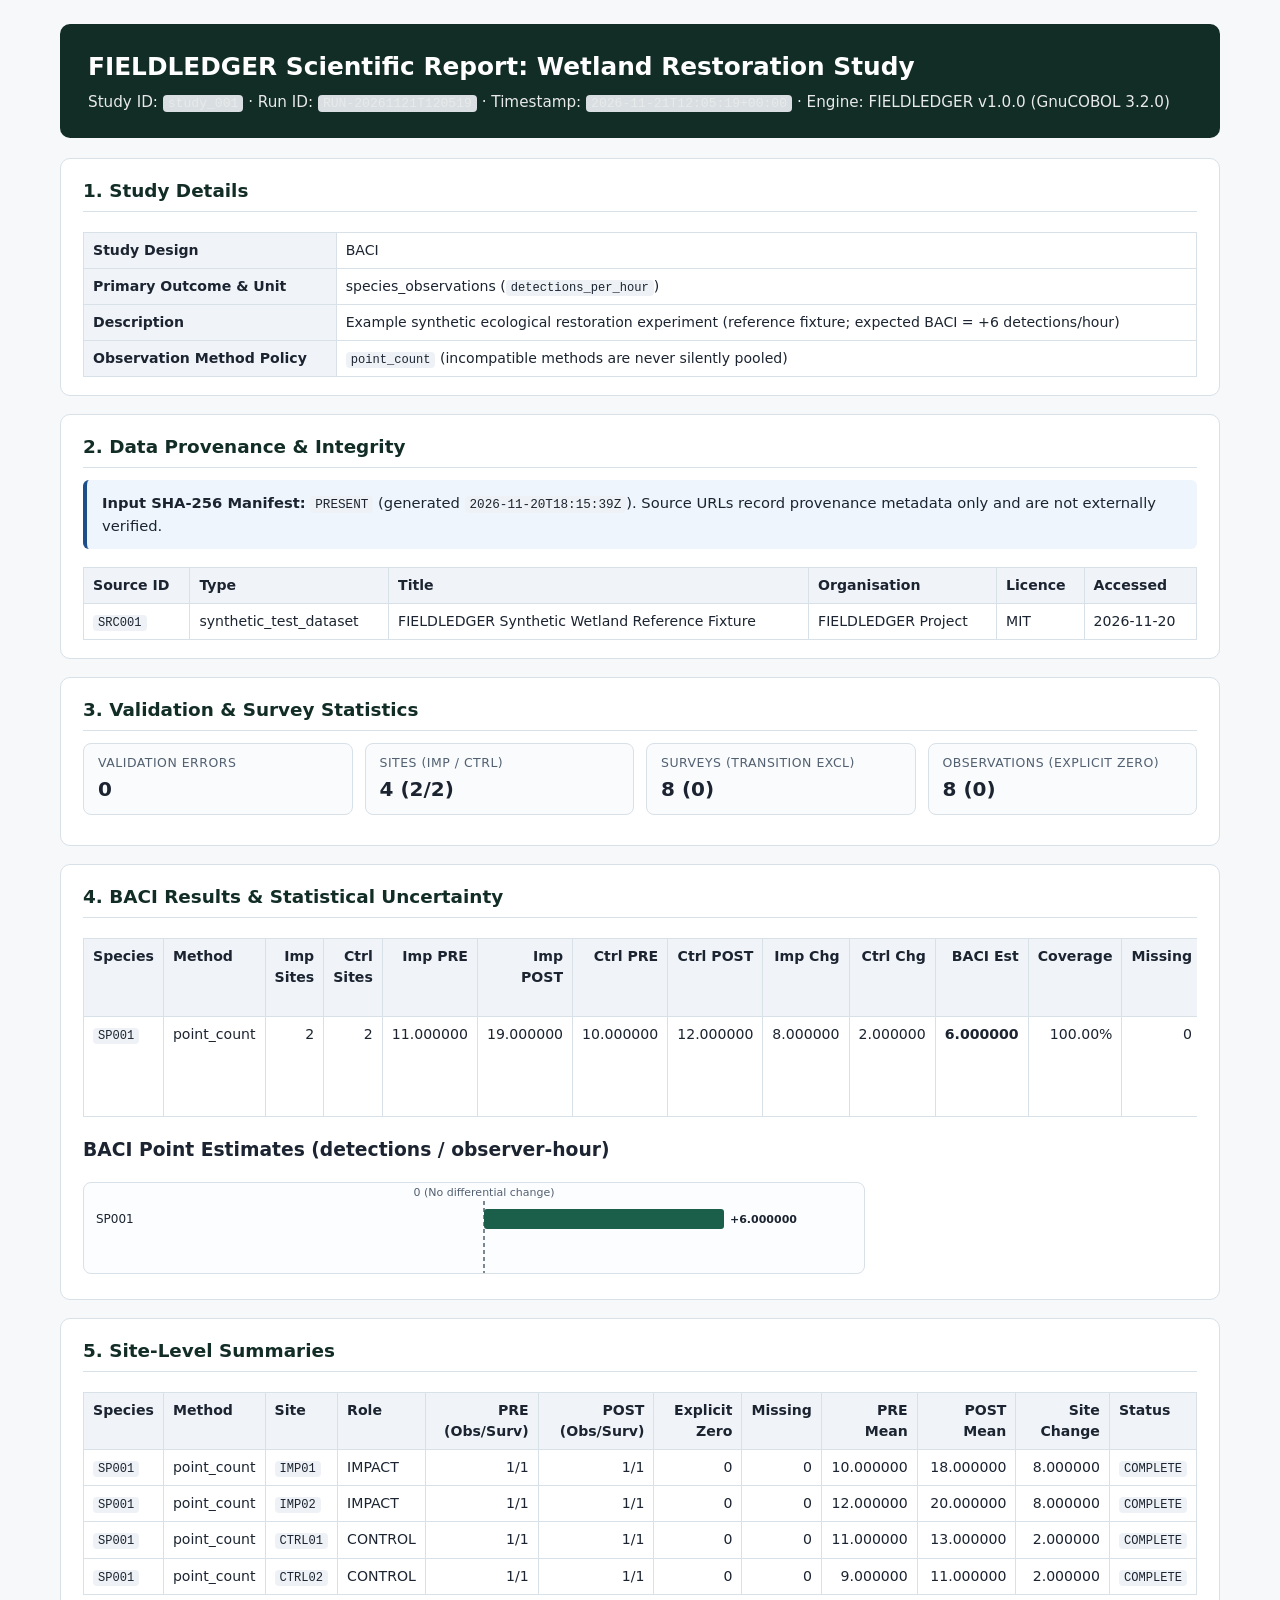
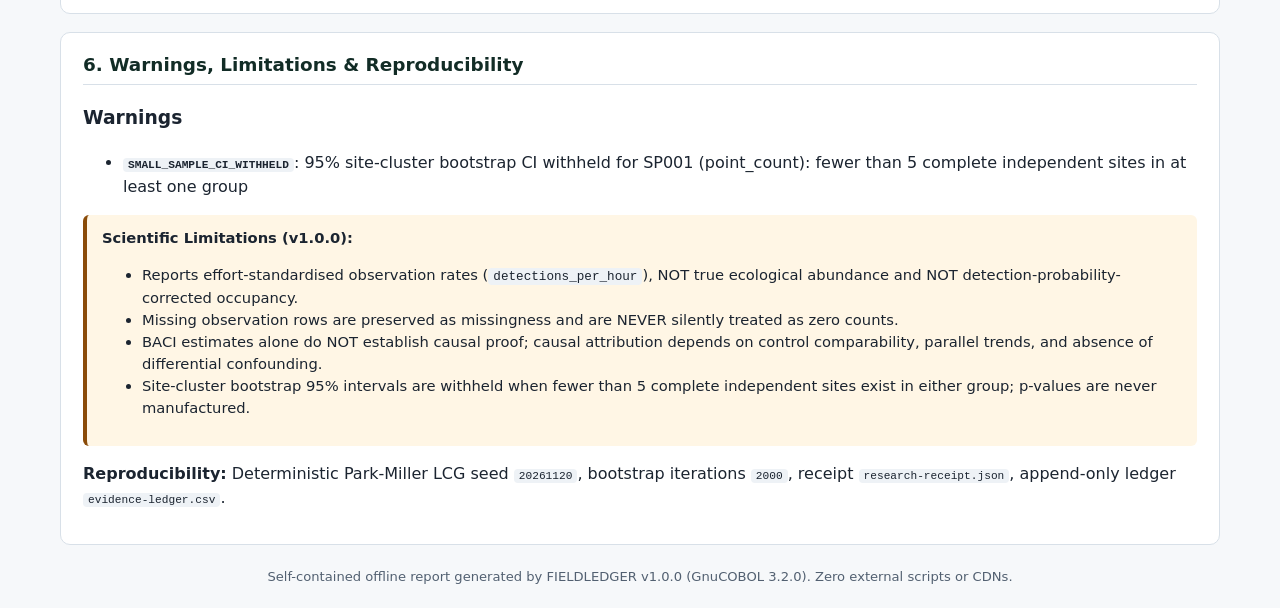
<file: output/wetland-demo/report.html>
<!DOCTYPE html>
<html lang="en">
<head>
  <meta charset="UTF-8">
  <meta name="viewport" content="width=device-width, initial-scale=1.0">
  <title>FIELDLEDGER Report - Wetland Restoration Study</title>
  <style>
    :root{--bg:#f6f8fa;--card:#ffffff;--ink:#1b2430;--muted:#526071;--line:#d8e0e8;--accent:#1b5e4a;--warn:#8a4b08;--warnbg:#fff6e5;--info:#1d4e89;--infobg:#eef5fc;--neg:#9e2a2b;}
    body{font-family:system-ui,-apple-system,Segoe UI,Roboto,sans-serif;background:var(--bg);color:var(--ink);margin:0;padding:24px;line-height:1.5;}
    .wrap{max-width:1160px;margin:0 auto;}
    header{background:#122c26;color:#fff;padding:24px 28px;border-radius:10px;margin-bottom:20px;}
    header h1{margin:0 0 6px 0;font-size:1.55rem;}
    header p{margin:0;opacity:0.9;font-size:0.95rem;}
    .card{background:var(--card);border:1px solid var(--line);border-radius:10px;padding:18px 22px;margin-bottom:18px;}
    h2{margin:0 0 12px 0;font-size:1.15rem;color:#122c26;border-bottom:1px solid var(--line);padding-bottom:6px;}
    .grid{display:grid;grid-template-columns:repeat(auto-fit,minmax(190px,1fr));gap:12px;margin-bottom:12px;}
    .kpi{background:#f9fbfc;border:1px solid var(--line);border-radius:8px;padding:10px 14px;}
    .kpi .lbl{font-size:0.78rem;color:var(--muted);text-transform:uppercase;letter-spacing:0.04em;}
    .kpi .val{font-size:1.25rem;font-weight:700;margin-top:2px;}
    table{width:100%;border-collapse:collapse;font-size:0.88rem;margin-top:8px;}
    th,td{border:1px solid var(--line);padding:7px 9px;text-align:left;vertical-align:top;}
    th{background:#f0f4f8;font-weight:600;}
    td.num,th.num{text-align:right;font-variant-numeric:tabular-nums;}
    .badge{display:inline-block;padding:2px 7px;border-radius:4px;font-size:0.76rem;font-weight:600;}
    .b-ok{background:#e6f4ea;color:#1b5e4a;}
    .b-warn{background:var(--warnbg);color:var(--warn);}
    .callout{border-left:4px solid var(--warn);background:var(--warnbg);padding:12px 15px;border-radius:6px;margin:10px 0;font-size:0.92rem;}
    .callout-info{border-left:4px solid var(--info);background:var(--infobg);padding:12px 15px;border-radius:6px;margin:10px 0;font-size:0.92rem;}
    code{background:#eef2f6;padding:1px 5px;border-radius:4px;font-size:0.86em;}
    .tbl-wrap{overflow-x:auto;}
    footer{color:var(--muted);font-size:0.82rem;text-align:center;margin-top:22px;}
  </style>
</head>
<body><div class="wrap">
<header>
  <h1>FIELDLEDGER Scientific Report: Wetland Restoration Study</h1>
  <p>Study ID: <code>study_001</code> &middot; Run ID: <code>RUN-20261121T120519</code> &middot; Timestamp: <code>2026-11-21T12:05:19+00:00</code> &middot; Engine: FIELDLEDGER v1.0.0 (GnuCOBOL 3.2.0)</p>
</header>
<section class="card"><h2>1. Study Details</h2>
<div class="tbl-wrap"><table><tbody>
<tr><th>Study Design</th><td>BACI</td></tr>
<tr><th>Primary Outcome &amp; Unit</th><td>species_observations (<code>detections_per_hour</code>)</td></tr>
<tr><th>Description</th><td>Example synthetic ecological restoration experiment (reference fixture; expected BACI = +6 detections/hour)</td></tr>
<tr><th>Observation Method Policy</th><td><code>point_count</code> (incompatible methods are never silently pooled)</td></tr>
</tbody></table></div></section>
<section class="card"><h2>2. Data Provenance &amp; Integrity</h2>
<div class="callout-info"><strong>Input SHA-256 Manifest:</strong> <code>PRESENT</code> (generated <code>2026-11-20T18:15:39Z</code>). Source URLs record provenance metadata only and are not externally verified.</div>
<div class="tbl-wrap"><table><thead><tr><th>Source ID</th><th>Type</th><th>Title</th><th>Organisation</th><th>Licence</th><th>Accessed</th></tr></thead><tbody>
<tr><td><code>SRC001</code></td><td>synthetic_test_dataset</td><td>FIELDLEDGER Synthetic Wetland Reference Fixture</td><td>FIELDLEDGER Project</td><td>MIT</td><td>2026-11-20</td></tr>
</tbody></table></div>
</section>
<section class="card"><h2>3. Validation &amp; Survey Statistics</h2>
<div class="grid">
<div class="kpi"><div class="lbl">Validation Errors</div><div class="val">0</div></div>
<div class="kpi"><div class="lbl">Sites (Imp / Ctrl)</div><div class="val">4 (2/2)</div></div>
<div class="kpi"><div class="lbl">Surveys (Transition Excl)</div><div class="val">8 (0)</div></div>
<div class="kpi"><div class="lbl">Observations (Explicit Zero)</div><div class="val">8 (0)</div></div>
</div></section>
<section class="card"><h2>4. BACI Results &amp; Statistical Uncertainty</h2>
<div class="tbl-wrap"><table><thead><tr>
<th>Species</th><th>Method</th><th class="num">Imp Sites</th><th class="num">Ctrl Sites</th><th class="num">Imp PRE</th><th class="num">Imp POST</th><th class="num">Ctrl PRE</th><th class="num">Ctrl POST</th><th class="num">Imp Chg</th><th class="num">Ctrl Chg</th><th class="num">BACI Est</th><th class="num">Coverage</th><th class="num">Missing</th><th>95% Bootstrap CI</th><th>LOSO Sensitivity</th>
</tr></thead><tbody>
<tr><td><code>SP001</code></td><td>point_count</td><td class="num">2</td><td class="num">2</td>
<td class="num">11.000000</td><td class="num">19.000000</td><td class="num">10.000000</td><td class="num">12.000000</td><td class="num">8.000000</td><td class="num">2.000000</td><td class="num"><strong>6.000000</strong></td>
<td class="num">100.00%</td><td class="num">0</td><td><span class="badge b-warn">WITHHELD</span></td><td>[6.000000, 6.000000] (infl: <code>IMP01</code>)</td></tr>
</tbody></table></div>
<h3>BACI Point Estimates (detections / observer-hour)</h3>
<svg width="780" height="90" viewBox="0 0 780 90" role="img" aria-label="BACI estimates bar chart" style="max-width:100%;height:auto;background:#fcfdff;border:1px solid #d8e0e8;border-radius:8px;">
  <line x1="400" y1="18" x2="400" y2="90" stroke="#526071" stroke-width="1.5" stroke-dasharray="4,3"/>
  <text x="400" y="13" text-anchor="middle" font-size="11" fill="#526071">0 (No differential change)</text>
  <text x="12" y="40" font-size="12" fill="#1b2430">SP001</text>
  <rect x="400" y="26" width="240" height="20" rx="3" fill="#1b5e4a"/>
  <text x="646" y="40" font-size="11" font-weight="600" fill="#1b2430">+6.000000</text>
</svg></section>
<section class="card"><h2>5. Site-Level Summaries</h2>
<div class="tbl-wrap"><table><thead><tr>
<th>Species</th><th>Method</th><th>Site</th><th>Role</th><th class="num">PRE (Obs/Surv)</th><th class="num">POST (Obs/Surv)</th><th class="num">Explicit Zero</th><th class="num">Missing</th><th class="num">PRE Mean</th><th class="num">POST Mean</th><th class="num">Site Change</th><th>Status</th>
</tr></thead><tbody>
<tr><td><code>SP001</code></td><td>point_count</td><td><code>IMP01</code></td><td>IMPACT</td>
<td class="num">1/1</td><td class="num">1/1</td><td class="num">0</td><td class="num">0</td>
<td class="num">10.000000</td><td class="num">18.000000</td><td class="num">8.000000</td><td><code>COMPLETE</code></td></tr>
<tr><td><code>SP001</code></td><td>point_count</td><td><code>IMP02</code></td><td>IMPACT</td>
<td class="num">1/1</td><td class="num">1/1</td><td class="num">0</td><td class="num">0</td>
<td class="num">12.000000</td><td class="num">20.000000</td><td class="num">8.000000</td><td><code>COMPLETE</code></td></tr>
<tr><td><code>SP001</code></td><td>point_count</td><td><code>CTRL01</code></td><td>CONTROL</td>
<td class="num">1/1</td><td class="num">1/1</td><td class="num">0</td><td class="num">0</td>
<td class="num">11.000000</td><td class="num">13.000000</td><td class="num">2.000000</td><td><code>COMPLETE</code></td></tr>
<tr><td><code>SP001</code></td><td>point_count</td><td><code>CTRL02</code></td><td>CONTROL</td>
<td class="num">1/1</td><td class="num">1/1</td><td class="num">0</td><td class="num">0</td>
<td class="num">9.000000</td><td class="num">11.000000</td><td class="num">2.000000</td><td><code>COMPLETE</code></td></tr>
</tbody></table></div></section>
<section class="card"><h2>6. Warnings, Limitations &amp; Reproducibility</h2>
<h3>Warnings</h3><ul>
<li><strong><code>SMALL_SAMPLE_CI_WITHHELD</code></strong>: 95% site-cluster bootstrap CI withheld for SP001 (point_count): fewer than 5 complete independent sites in at least one group</li>
</ul>
<div class="callout"><strong>Scientific Limitations (v1.0.0):</strong><ul>
<li>Reports effort-standardised observation rates (<code>detections_per_hour</code>), NOT true ecological abundance and NOT detection-probability-corrected occupancy.</li>
<li>Missing observation rows are preserved as missingness and are NEVER silently treated as zero counts.</li>
<li>BACI estimates alone do NOT establish causal proof; causal attribution depends on control comparability, parallel trends, and absence of differential confounding.</li>
<li>Site-cluster bootstrap 95% intervals are withheld when fewer than 5 complete independent sites exist in either group; p-values are never manufactured.</li>
</ul></div>
<p><strong>Reproducibility:</strong> Deterministic Park-Miller LCG seed <code>20261120</code>, bootstrap iterations <code>2000</code>, receipt <code>research-receipt.json</code>, append-only ledger <code>evidence-ledger.csv</code>.</p>
</section>
<footer>Self-contained offline report generated by FIELDLEDGER v1.0.0 (GnuCOBOL 3.2.0). Zero external scripts or CDNs.</footer>
</div></body></html>
</file>
